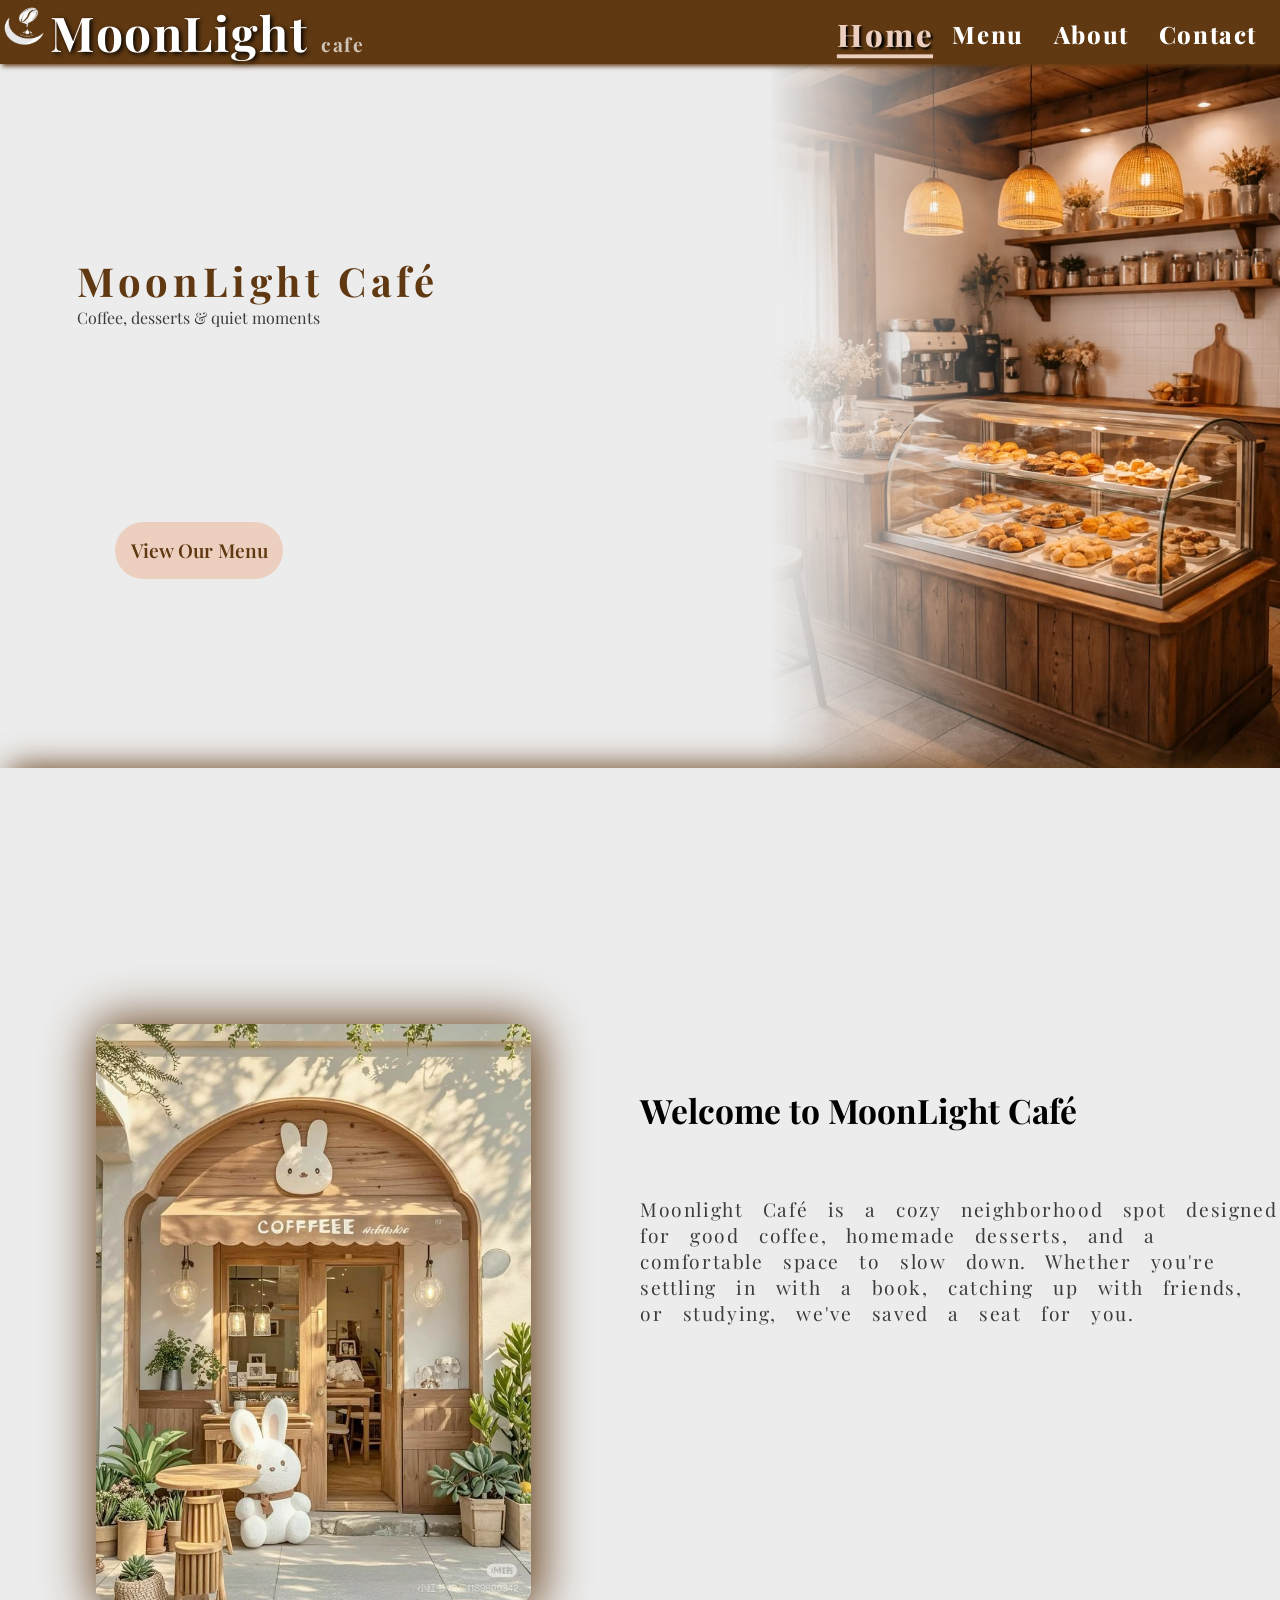
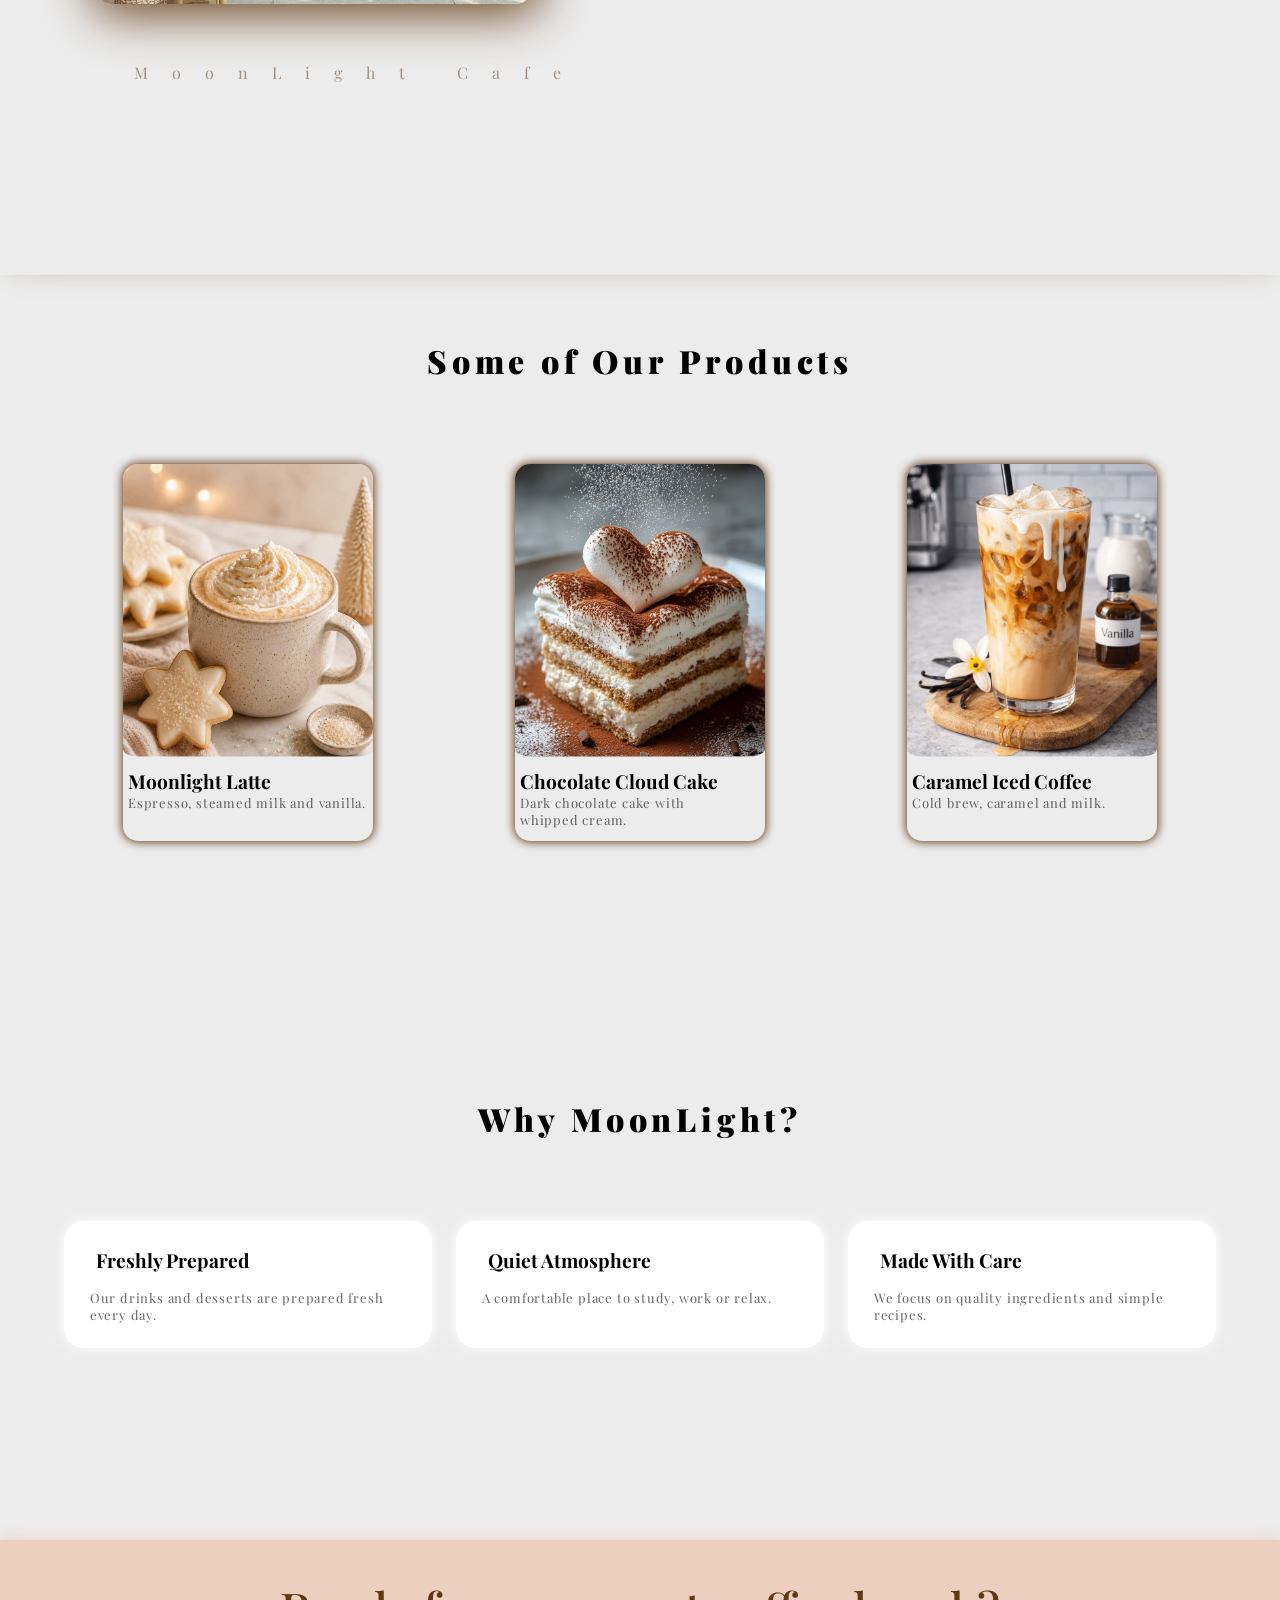
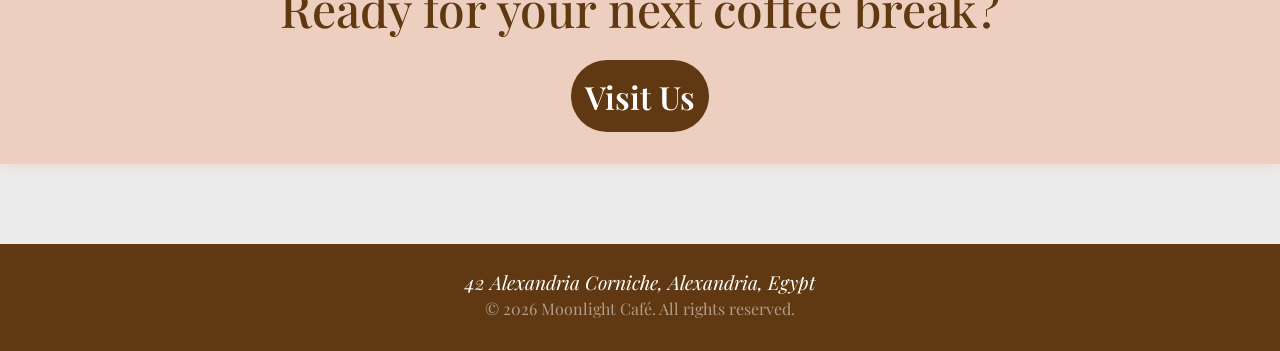
<file: index.html>
<!DOCTYPE html>
<html lang="en">
<head>
    <meta charset="UTF-8">
    <meta name="viewport" content="width=device-width, initial-scale=1.0">
    <title>MoonLight Cafe</title>
    <!-- Font importing -->
    <link rel="preconnect" href="https://fonts.googleapis.com">
    <link rel="preconnect" href="https://fonts.gstatic.com" crossorigin>
    <link href="https://fonts.googleapis.com/css2?family=Playfair+Display:ital,wght@0,400..900;1,400..900&display=swap" rel="stylesheet">
    
    <link rel="stylesheet" href="style.css">
</head>



<body>
    <header>
        <img src="img/logo_0.jpe" alt="moonlight cafe logo" width="50" height="50" class="logo_img">
        <h1 class="logo">MoonLight <span>cafe</span></h1>

        <nav>
            <ul>
                <li><a href="index.html" class="current">Home</a></li> 
                <li><a href="menu.html">Menu</a> </li>
                <li><a href="about.html">About</a> </li>
                <li><a href="contact.html">Contact</a></li>
            </ul>
        </nav>

    </header>

    <main>

        <section class="hero"> 
            <h2>MoonLight Café</h2>
            <p>Coffee, desserts & quiet moments</p>
            <div ><a href="menu.html" class="menu_button">View Our Menu</a></div>
            <img src="img/interior_3.jpe" alt="cafe interior" width="350" height="500" class="hero_img">

        </section>

        <section class="about">
            <figure class="side_img">
                <img src="img/cafe_2.jpe" alt="cafe exterior" width="350" height="500" >
                <figcaption>MoonLight Cafe</figcaption>
            </figure>
            <article>
                <h2>Welcome to MoonLight Café</h2>
                <p>
                    Moonlight Café is a cozy neighborhood spot designed for good coffee, homemade desserts, and a comfortable space to slow down. 
                    Whether you're settling in with a book, catching up with friends, or studying, we've saved a seat for you.
                </p>
            </article>
        </section>


        <section class="products">
            <h3>Some of Our Products</h3>
            <figure>
                <img src="img/latte.jpe" alt="Moonlight Latte" width="250" height="300">
                <figcaption>
                    <h4>Moonlight Latte</h4>
                    <p>Espresso, steamed milk and vanilla.</p>
                </figcaption>
            </figure>

            <figure>
                <img src="img/cake.jpe" alt="Chocolate Cloud Cake" width="250" height="300">
                <figcaption>
                    <h4>Chocolate Cloud Cake</h4>
                    <p>Dark chocolate cake with<br>whipped cream.</p>
                </figcaption>
            </figure>

            <figure>
                <img src="img/iced.jpe" alt="Caramel Iced Coffee" width="250" height="300">
                <figcaption>
                    <h4>Caramel Iced Coffee</h4>
                    <p>Cold brew, caramel and milk.</p>
                </figcaption>
            </figure>
        </section>

        <section class="choice">
            <h2>Why MoonLight?</h2>
            <article>
                <h3>Freshly Prepared</h3>
                <p>Our drinks and desserts are prepared fresh every day.</p>
            </article>

            <article>
                <h3>Quiet Atmosphere</h3>
                <p>A comfortable place to study, work or relax.</p>
            </article>

            <article>
                <h3>Made With Care</h3>
                <p>We focus on quality ingredients and simple recipes.</p>
            </article>
        </section>

    </main>

    <div class="CTA">
        
            <p>Ready for your next coffee break?</p>
            <div class="visit_button"><a href="contact.html" >Visit Us</a></div>
    </div>

    <footer>
        <address>42 Alexandria Corniche, Alexandria, Egypt</address>
        <p>© 2026 Moonlight Café. All rights reserved.</p>
    </footer>
</body>
</html>
</file>
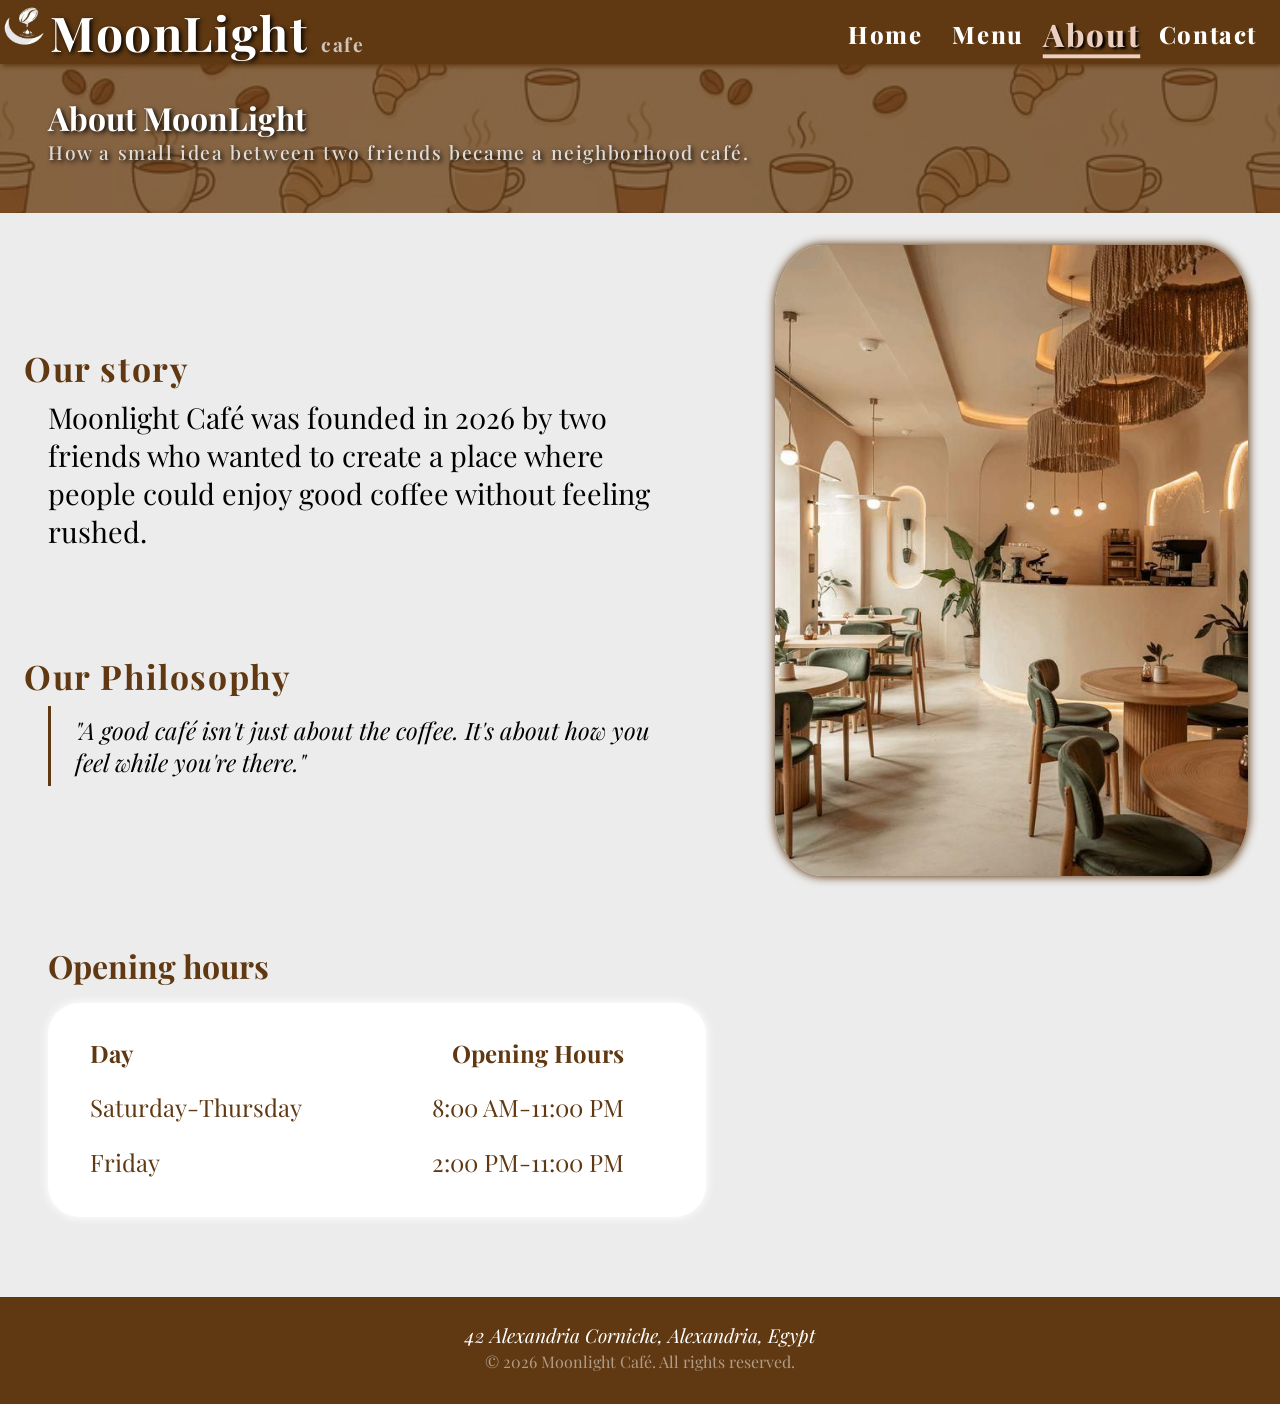
<file: about.html>
<!DOCTYPE html>
<html lang="en">
<head>
    <meta charset="UTF-8">
    <meta name="viewport" content="width=device-width, initial-scale=1.0">
    <title>MoonLight About</title>

        <!-- Font importing -->
    <link rel="preconnect" href="https://fonts.googleapis.com">
    <link rel="preconnect" href="https://fonts.gstatic.com" crossorigin>
    <link href="https://fonts.googleapis.com/css2?family=Playfair+Display:ital,wght@0,400..900;1,400..900&display=swap" rel="stylesheet">
    
    <link rel="stylesheet" href="style.css">
</head>


<body>

     <header>
        <img src="img/logo_0.jpe" alt="moonlight cafe logo" width="50" height="50" class="logo_img">
        <h1 class="logo">MoonLight <span>cafe</span></h1>

        <nav>
            <ul>
                <li><a href="index.html" >Home</a></li> 
                <li><a href="menu.html" >Menu</a> </li>
                <li><a href="about.html" class="current">About</a> </li>
                <li><a href="contact.html">Contact</a></li>
            </ul>
        </nav>

    </header>


    <main class="about_body">

        <section class="about_banner">
            <h2>About MoonLight</h2>
            <p>How a small idea between two friends became a neighborhood café.</p>
        </section>


        <section class="about_main">
            <section class="story">
                <h3>Our story</h3>
                <p>Moonlight Café was founded in 2026 by two friends who wanted to create a place where people could enjoy good coffee without feeling rushed.</p>
            </section>

            <section class="philosophy">
                <h3>Our Philosophy</h3>
                <blockquote class="quote">
                    "A good café isn't just about the coffee. It's about how you feel while you're there."
                </blockquote>
            </section>
            

            <figure>
                <img src="img/interior_1.jpe" alt="Cafe Photograph">
            </figure>

            <table>
                <caption>
                    Opening hours
                </caption>
                <thead>
                    <tr>
                        <th scope="col">Day</th>
                        <th scope="col">Opening Hours</th>
                    </tr>
                </thead>

                <tbody>
                    <tr>
                        <td>Saturday-Thursday</td>
                        <td>8:00 AM-11:00 PM</td>
                    </tr>

                    <tr>
                        <td>Friday</td>
                        <td>2:00 PM-11:00 PM</td>
                    </tr>

                </tbody>
            </table>

        </section>

    </main>

    <footer>
        <address>42 Alexandria Corniche, Alexandria, Egypt</address>
        <p>© 2026 Moonlight Café. All rights reserved.</p>
    </footer>


</body>
</html>
</file>
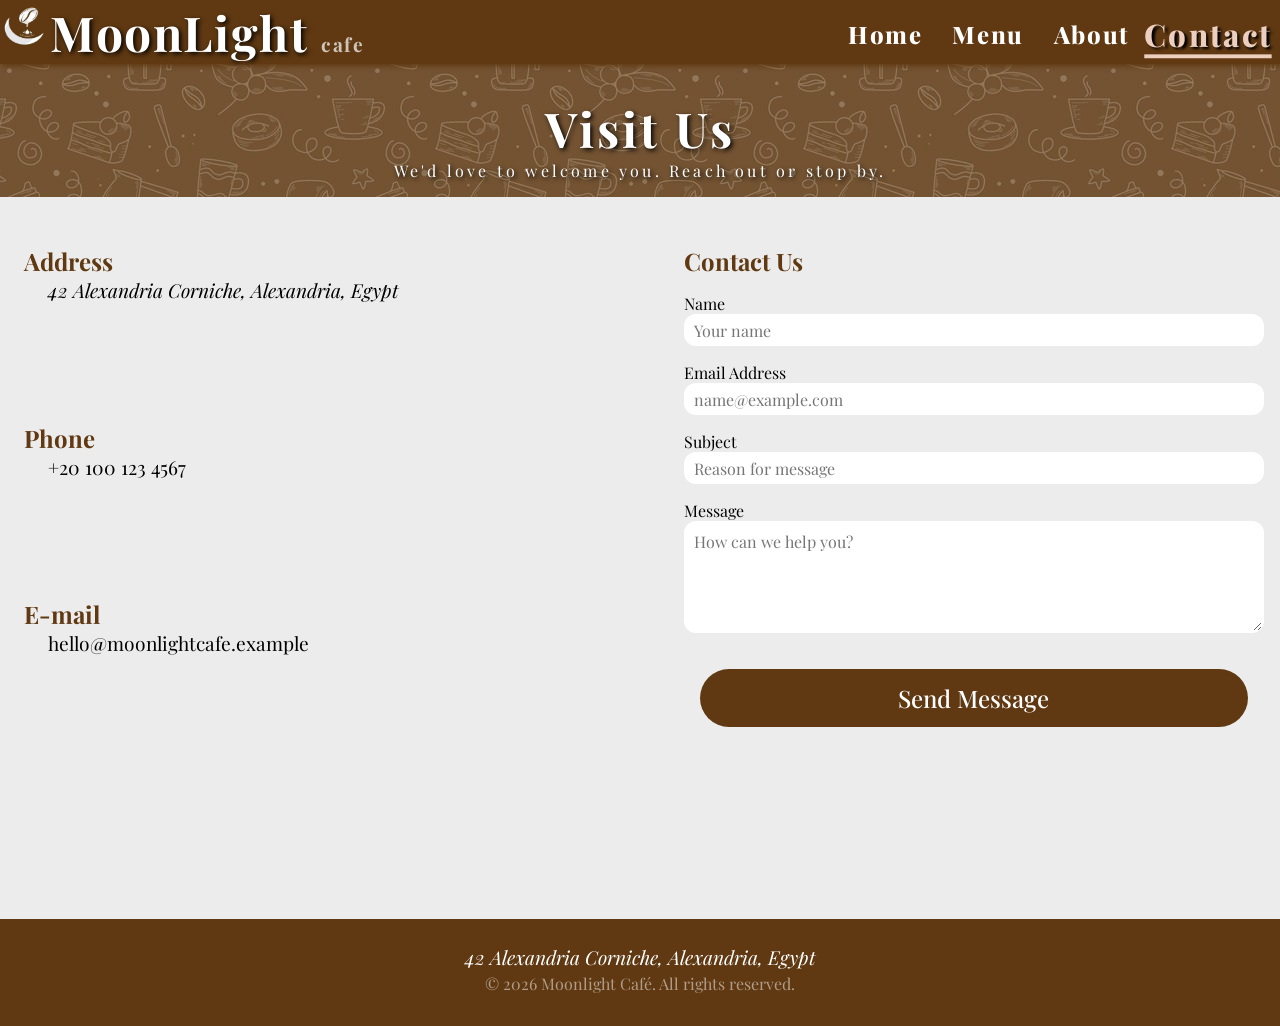
<file: contact.html>
<!DOCTYPE html>
<html lang="en">
<head>
    <meta charset="UTF-8">
    <meta name="viewport" content="width=device-width, initial-scale=1.0">
    <title>MoonLight Contact</title>

        <!-- Font importing -->
    <link rel="preconnect" href="https://fonts.googleapis.com">
    <link rel="preconnect" href="https://fonts.gstatic.com" crossorigin>
    <link href="https://fonts.googleapis.com/css2?family=Playfair+Display:ital,wght@0,400..900;1,400..900&display=swap" rel="stylesheet">
    
    <link rel="stylesheet" href="style.css">
</head>


<body>

     <header>
        <img src="img/logo_0.jpe" alt="moonlight cafe logo" width="50" height="50" class="logo_img">
        <h1 class="logo">MoonLight <span>cafe</span></h1>

        <nav>
            <ul>
                <li><a href="index.html" >Home</a></li> 
                <li><a href="menu.html" >Menu</a> </li>
                <li><a href="about.html">About</a> </li>
                <li><a href="contact.html" class="current">Contact</a></li>
            </ul>
        </nav>
    </header>

    <main class="contact_main">

        <section class="contact_banner">
            <h2>Visit Us</h2>
            <p>We'd love to welcome you. Reach out or stop by.</p>
        </section>

        <section class="GIT">

            <div class="address">
                <h3>Address</h3>
                <address>42 Alexandria Corniche, Alexandria, Egypt</address>
            </div>

            <div class="phone">
                <h3>Phone</h3>
                <a href="tel:+201001234567">+20 100 123 4567</a>
            </div>

            <div class="email">
                <h3>E-mail</h3>
                <a href="mailto:hello@moonlightcafe.example">hello@moonlightcafe.example</a>
            </div>

            <form action="#">
                <h3>Contact Us</h3>
                <div class="form_sec">
                    <label for="name">Name</label>
                    <input type="text" id="name" name="name" required placeholder="Your name">
                </div>

                <div class="form_sec">
                    <label for="email">Email Address</label>
                    <input type="email" id="email" name="email" required placeholder="name@example.com">
                </div>

                <div class="form_sec">
                    <label for="subject">Subject</label>
                    <input type="text" id="subject" name="subject" required placeholder="Reason for message">
                </div>

                <div class="form_sec">
                    <label for="message">Message</label>
                    <textarea id="message" name="message" rows="5" required placeholder="How can we help you?"></textarea>
                </div>                

                <button type="submit">Send Message</button>

            </form>
        </section>

    </main>




    <footer>
        <address>42 Alexandria Corniche, Alexandria, Egypt</address>
        <p>© 2026 Moonlight Café. All rights reserved.</p>
    </footer>


</body>
</html>
</file>
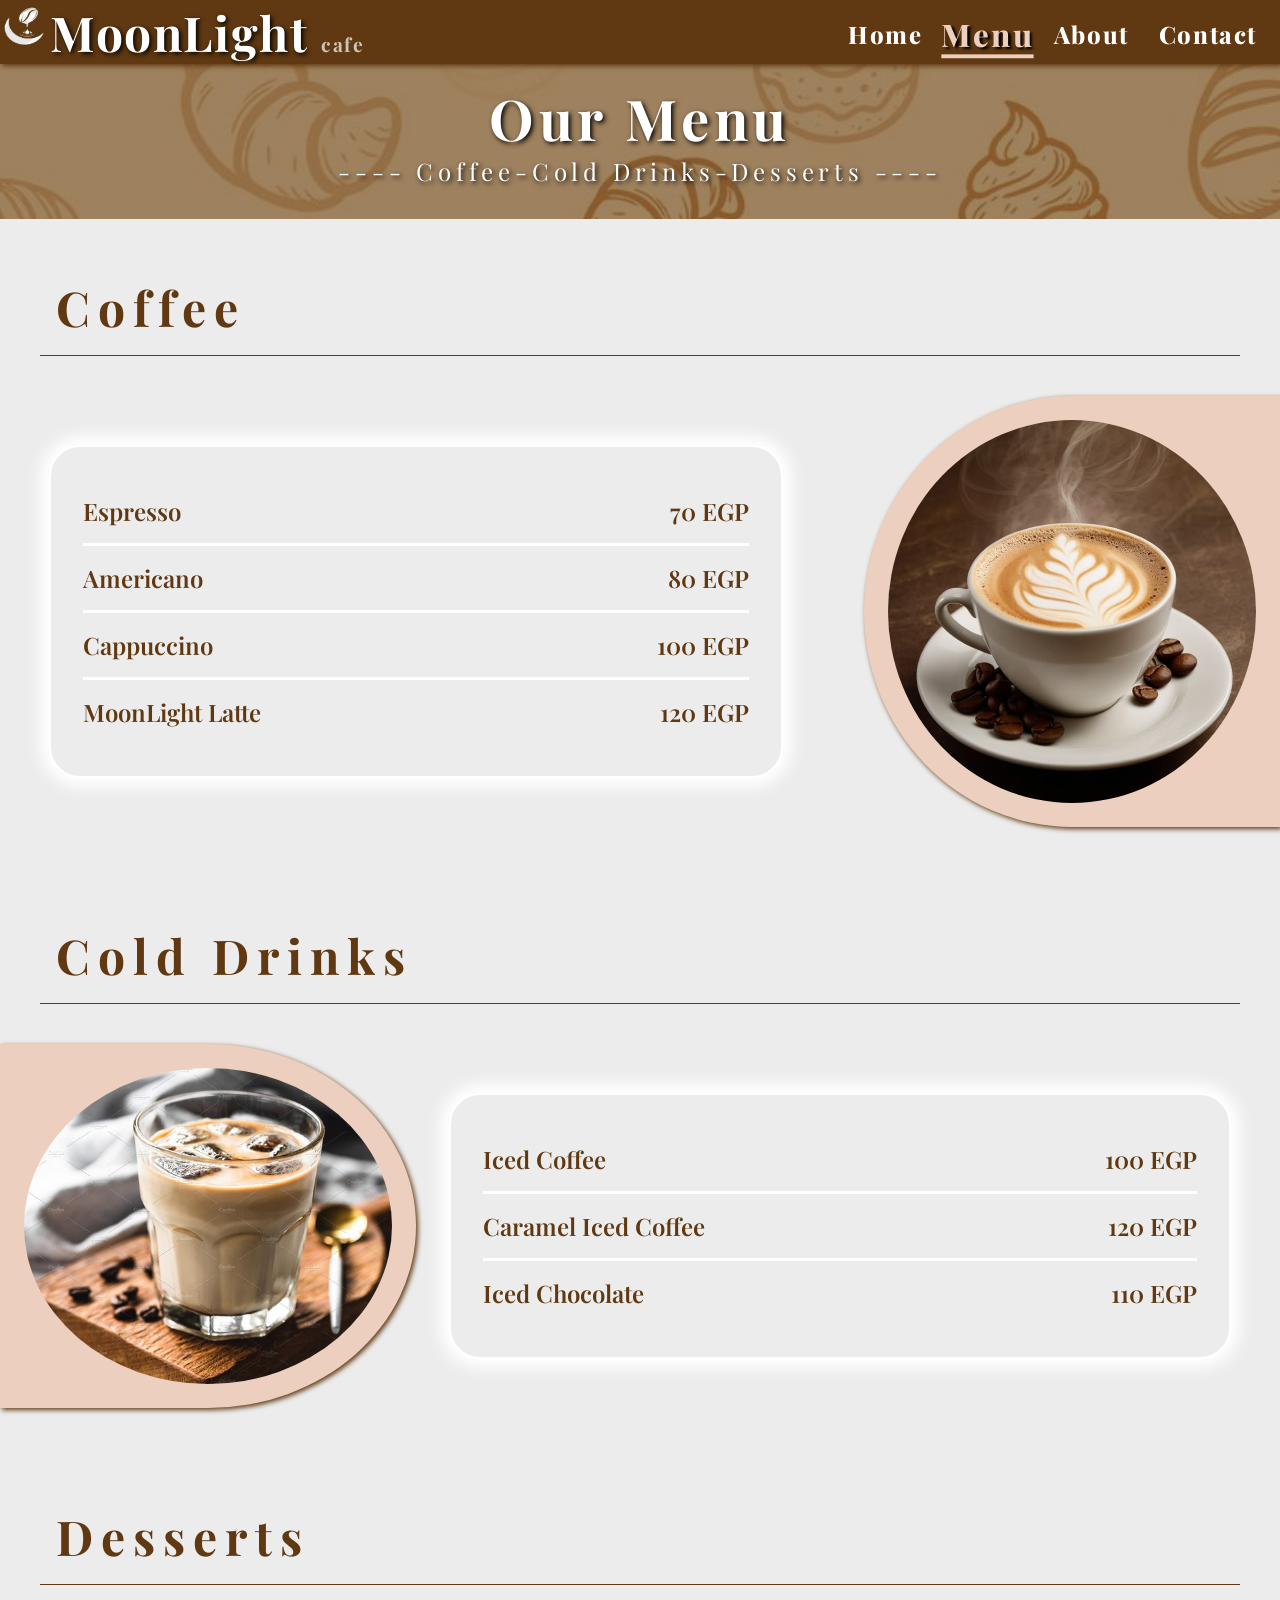
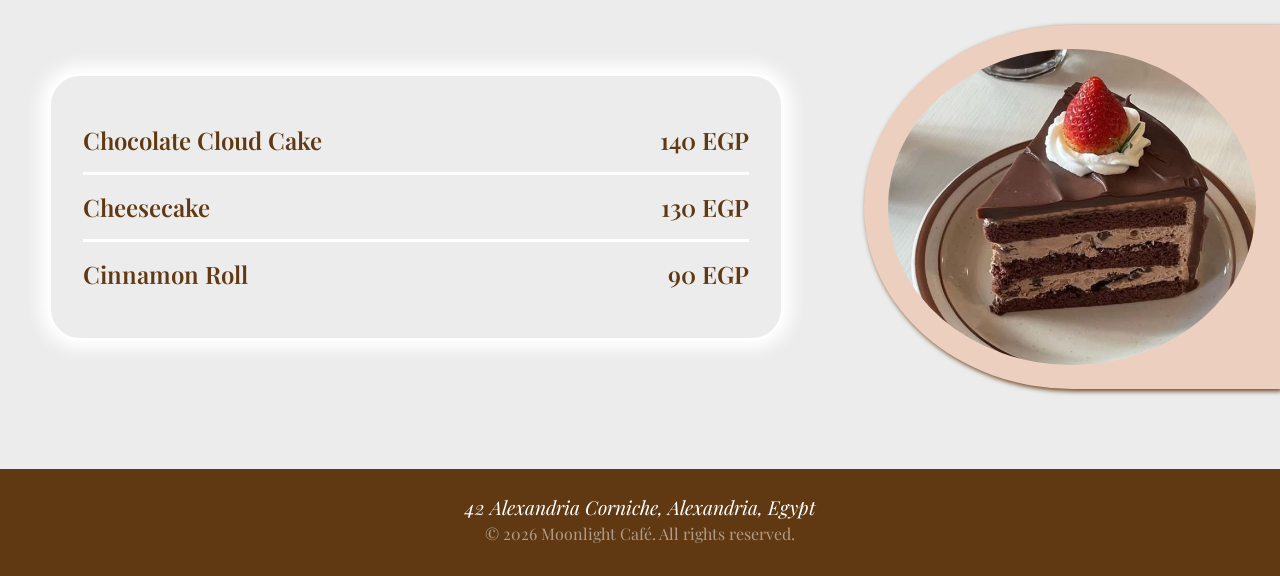
<file: menu.html>
<!DOCTYPE html>
<html lang="en">
<head>
    <meta charset="UTF-8">
    <meta name="viewport" content="width=device-width, initial-scale=1.0">
    <title>MoonLight Menu</title>

    <!-- Font importing -->
    <link rel="preconnect" href="https://fonts.googleapis.com">
    <link rel="preconnect" href="https://fonts.gstatic.com" crossorigin>
    <link href="https://fonts.googleapis.com/css2?family=Playfair+Display:ital,wght@0,400..900;1,400..900&display=swap" rel="stylesheet">
    
    <link rel="stylesheet" href="style.css">
</head>

<body>
    <header>
        <img src="img/logo_0.jpe" alt="moonlight cafe logo" width="50" height="50" class="logo_img">
        <h1 class="logo">MoonLight <span>cafe</span></h1>

        <nav>
            <ul>
                <li><a href="index.html" >Home</a></li> 
                <li><a href="menu.html" class="current">Menu</a> </li>
                <li><a href="about.html">About</a> </li>
                <li><a href="contact.html">Contact</a></li>
            </ul>
        </nav>

    </header>


    <section class="menu">
        <section class="banner">
            <h1>Our Menu</h1>
            <p>---- Coffee-Cold Drinks-Desserts ----</p>

        </section>


        <section class="content">
            <h2>Coffee</h2>
            <section class="sector">
            <div class="menu_section">
                <ol class="name">
                    <li>Espresso</li>
                    <li>Americano</li>
                    <li>Cappuccino</li>
                    <li>MoonLight Latte</li>
                </ol>

                <ol class="price">
                    <li>70 EGP</li>
                    <li>80 EGP</li>
                    <li>100 EGP</li>
                    <li>120 EGP</li>
                </ol>
                </div>
                <figure>
                    <img src="img/hot_coffee.jpe" alt="coffee">
                </figure>
            </section>


            <h2>Cold Drinks</h2>
            <section class="sector middle">
            <div class="menu_section">
                <ol class="name">
                    <li>Iced Coffee</li>
                    <li>Caramel Iced Coffee</li>
                    <li>Iced Chocolate</li>
                </ol>

                <ol class="price">
                    <li>100 EGP</li>
                    <li>120 EGP</li>
                    <li>110 EGP</li>
                </ol>
                </div>
                <figure>
                    <img src="img/ice_coffee_0.jpe" alt="Ice Coffee">
                </figure>
            </section>



            <h2>Desserts</h2>
            <section class="sector">
            <div class="menu_section">
                <ol class="name">
                    <li>Chocolate Cloud Cake</li>
                    <li>Cheesecake</li>
                    <li>Cinnamon Roll</li>
                </ol>

                <ol class="price">
                    <li>140 EGP</li>
                    <li>130 EGP</li>
                    <li>90 EGP</li>
                </ol>
                </div>
                <figure>
                    <img src="img/dessert_0.jpe" alt="desserts">
                </figure>
            </section>
            

        </section>


        
    </section>


    <footer>
        <address>42 Alexandria Corniche, Alexandria, Egypt</address>
        <p>© 2026 Moonlight Café. All rights reserved.</p>
    </footer>


</body>
</html>
</file>
<file: style.css>
:root{
    --FONT: "Playfair Display" ;
    --BG-COLOR: #ececec;
    --DARK-COLOR: #000000;
    --LIGHT-COLOR: #FFFFFF;
    --PRIMARY-COLOR: #eccfbf;
    --SEC-COLOR: #603912;

}

*{
    margin: 0;
    padding: 0;
    box-sizing: border-box;
    font-family: var(--FONT), serif;

}



header{
    background-color: var(--SEC-COLOR);
    display: grid;
    grid-auto-flow: column;
    grid-template-columns: 0.01fr 1fr ;
    text-align: left;
    justify-content: left;
    color: var(--LIGHT-COLOR);
    letter-spacing: 0.1rem;
    box-shadow: 2px 2px 5px var(--SEC-COLOR); 
    width: 100%; 
    top: 0;
    left: 0;
    position: fixed;
    z-index: 1;

}

header h1{
    text-shadow: 2px 2px 5px var(--DARK-COLOR);
    font-size: 3rem;

}

header span{
    font-size: 1.2rem;
    opacity: 70%;
    text-shadow: none;
}

nav{
    justify-content: center;
    text-align: center;
    font-weight: 800;
    font-size: 1.5rem;
    padding-right: 0.5rem;


}

nav ul{
    list-style: none;
    display: flex;
    padding-top: 4%;
}

nav a,
nav a:visited {
    display: inline-block;
    color: var(--LIGHT-COLOR);
    text-decoration: none;
    margin: 0px 15px 0px ;
    transition: 0.3s ease;
    border-bottom: 3px solid transparent;
}

nav a:hover, nav a:focus{
    
    text-shadow: 2px 2px 2px var(--DARK-COLOR);
    border-bottom: 1.5px solid ;
    transform: scale(1.2);
}


nav a:active{
    color: var(--PRIMARY-COLOR);
}

nav .current,
nav .current:visited{
    color: var(--PRIMARY-COLOR);
    text-shadow: 2px 2px 2px var(--DARK-COLOR);
    border-bottom: 3px solid var(--PRIMARY-COLOR);
    transform: scale(1.3);
}

body{
    background-color: var(--BG-COLOR);
}

.hero{
    display: grid;
    grid-template-columns: 0.6fr 0.4fr;
    grid-template-rows: 0.4fr 0.3fr 0.3fr;
    max-height: auto;
    min-height: auto;


}

.hero_img{
    grid-column-start:2 ;
    grid-row-start: 1;
    grid-row-end: 4;

    width: 100%;
    height: 100%;
    object-fit: cover;

    position: relative;
    z-index: -1;
    
    mask-image: linear-gradient(to right, transparent 0%, var(--BG-COLOR) 50%);
}

.hero h2{
    padding: 12% 0% 0% 10% ;
    font-size: 2.5rem;
    color: var(--SEC-COLOR);
    letter-spacing: 0.3rem;
    align-content: end;
}

.hero p{
    padding: 0% 0% 0% 10% ;
    opacity: 75%;
}

.menu_button{
    padding: 2%;
    margin:0% 0% 20% 15%;
    background-color: var(--PRIMARY-COLOR);
    width: fit-content;
    align-content: center;
    transition: 0.15s ease;
    border-radius: 2rem;
    height: 3rem;


    text-decoration: none;
    color: var(--SEC-COLOR);

    font-size: 1.2rem;
    font-weight: 600;
}


.menu_button:hover, .menu_button:focus{
    
    box-shadow: 2px 2px 5px var(--SEC-COLOR);  
    transform: scale(1.1);

}

.about{
    padding-top: 20%;
    padding-bottom: 15%;
    display: grid;
    grid-template-columns: 1fr 1fr;
    grid-template-rows: 1fr;
    box-shadow: 0px -10px 30px -10px  var(--SEC-COLOR);
    justify-content: left;
    
}

.about h2{
    font-size: 2.1rem;
    padding: 10% 0% 10% 0%;
}

.about p{
    font-size: 1.2rem;
    word-spacing: 0.8rem;
    letter-spacing: 0.1rem;
    opacity: 75%;
}

.side_img{
    padding-left: 15%;
    width: fit-content;
    align-self: center;
    justify-self: end;
}
.side_img img{
    width: 80%;
    height: 80%;
    border-radius: 15px;
    
    box-shadow: 3px 3px 50px 5px var(--SEC-COLOR);  
}

.side_img figcaption{
    opacity: 50%;
    letter-spacing: 1.5rem;
    color: var(--SEC-COLOR);
    padding-top: 10%;
    padding-left: 7%;
}

.products, .choice{
    padding: 5%;
    display: grid;
    grid-template-columns: repeat(3, minmax(0,1fr));
    grid-template-rows: auto auto;
    gap: 1.5rem;
    padding-bottom: 15%;
    

}

.products h3, .choice h2{
    grid-column-start: 1;
    grid-column-end: 4;
    grid-row: 1;
    text-align: center;
    font-size: 2rem;
    font-weight: 900;
    letter-spacing: 0.3rem;
    padding-bottom: 5%;

}

.products figure{
    justify-self: center;
    width: fit-content;
    border-radius: 15px;
    box-shadow: 0px 0px 10px 1px var(--SEC-COLOR);  
    min-width: 0px;

}

.products img{
    object-fit: cover;
    padding-bottom: 3%;
    border-radius: 15px;

    max-width: 100%;

}

.products figcaption, .choice h3{
    font-size: 1.2rem;
    padding-bottom: 5%;
    padding-left: 2%;
}

.products p, .choice p{
    font-size: small;
    opacity: 60%;
    letter-spacing: 0.05rem;
}

.choice article{
    padding: 7%;
    background-color: var(--LIGHT-COLOR);
    border-radius: 20px;
    
    box-shadow: 0px 0px 15px 0px var(--LIGHT-COLOR);  

}


.CTA{
    display: grid;
    grid-template-rows: 1fr 1fr;
    align-items: center;
    justify-content: center;
    color: var(--SEC-COLOR);
    background-color: var(--PRIMARY-COLOR);
    padding: 2rem;
    box-shadow: 0px 0px 15px 0px var(--PRIMARY-COLOR); 
    gap: 1rem;
    
}

.CTA p{
    text-align: center;
    font-size: 3rem;
    font-weight: 500;
}


.visit_button{
    padding: 2%;
    margin:  0% 5% 0% 5% ;
    border-radius: 2.5rem;
    background-color: var(--SEC-COLOR);
    width: fit-content;
    align-content: center;
    transition: 0.15s ease;
    justify-self: center;

}

.CTA a{
    text-decoration: none;
    color: var(--LIGHT-COLOR);
    padding: 0%;
    font-size: 2rem;
    font-weight: 600;
}


.visit_button:hover, .visit_button:focus,
form button:hover, form button:focus{
    
    box-shadow: 2px 2px 5px var(--SEC-COLOR);  
    transform: scale(1.05);
    transition: transform 0.15s ease, box-shadow 0.15s ease;

}

footer{

    padding-bottom: 2rem;
    font-size: 1rem;
    text-align: center;
    background-color: var(--SEC-COLOR);
    color: var(--LIGHT-COLOR);
    padding-top:0.5rem ;
    margin-top: 5rem;
}


footer address{
    border-top: 1px solid var(--SEC-COLOR);
    padding-top: 1rem;
    font-size: 1.2rem;
}

footer p{
    padding-top: 0.2rem;
    opacity: 50%;
}





/* ------------------------Menu Section----------------------------- */

.banner{
    padding-top: 3rem;
    font-size: 3rem;
    text-align: center;
    background-image: url("img/banner_0.jpe");
    background-size: cover;
    letter-spacing: 0.3rem;
}



.banner h1, .banner p{
    background-color: rgb(from var(--SEC-COLOR) r g b / 0.6);
    color: var(--LIGHT-COLOR);
    text-shadow: 2px 2px 5px var(--DARK-COLOR); 
}

.banner h1{
    padding-top: 2rem;
}

.banner p{
    font-size: 1.5rem;
    padding-bottom: 2rem;
}



.content h2{
    font-size: 3rem;
    margin: 2.5rem ;
    padding: 1rem;
    letter-spacing: 0.5rem;
    color: var(--SEC-COLOR);
    border-bottom: 0.1rem solid var(--SEC-COLOR);

}


.sector{
    display: grid;
    grid-template-columns: 1fr 0.5fr;
    justify-content: center;
    align-items: center;
    gap: 2rem;
    margin-bottom: 5rem;

    
}

.menu_section{
    display: grid;
    grid-template-columns: 1fr 1fr;
    justify-content: center;
    align-items: center;
    gap: 0px;
    align-items: stretch;

    border: 0.2rem solid var(--LIGHT-COLOR);
    border-radius: 2rem;
    margin: 3rem;
    padding: 1rem;
    box-shadow: 0px 0px 1rem 0.5rem var(--LIGHT-COLOR);  

}



.sector figure{
    border: 1rem solid var(--PRIMARY-COLOR);
    border-radius: 50% 0% 0% 50% ;
    background-color: var(--PRIMARY-COLOR);
    padding-right: 2rem;
    box-shadow: 2px 2px 5px var(--SEC-COLOR);  
    margin: 0px;
    height: 100%;
    min-width: 0;
    min-height: 0;
    overflow: hidden;
    display: flex;
    position: relative;
    
}

.sector figure img{
    position: absolute;
    top: 0;
    left: 0;
    width: 100%;
    height: 100%;
    padding: 0.5rem;
    object-fit: cover;
    border-radius: 50% ;
    display: block;
    
}

.sector ol{
    list-style-type: none;  
    padding: 1rem; 

}

.sector li{
    padding: 1rem;
    padding-left: 0px;
    padding-right: 0px;
    font-size: 1.5rem;
    color: var(--SEC-COLOR);
    font-weight: 600;
    border-bottom: 0.2rem solid var(--LIGHT-COLOR) ;
}

.sector li:last-child {
    border-bottom: none;
}

.sector .name {
    text-align: left;
    padding-right: 0px;
}

.sector .price{
    text-align: end;
    padding-left: 0px;
}


.middle{
    direction: rtl;
}

.middle > *{
    direction: ltr;
}

.middle figure{
    border-radius: 0% 50% 50% 0% ;
}

.middle .menu_section{
    margin-left: 0rem;
    margin-right: 3rem;
}




/* ------------------------About Section----------------------------- */

.about_banner{
    padding-top: 3rem;
    background-image: url(img/banner_2.jpe);
    background-size: cover;
}

.about_banner h2{
    background-color: rgb(from var(--SEC-COLOR) r g b / 0.75);
    padding: 3rem;
    padding-bottom: 0%;
    color: var(--LIGHT-COLOR);
    text-shadow: 2px 2px 5px var(--DARK-COLOR); 
    font-size: 2rem;    
}

.about_banner p{
    background-color: rgb(from var(--SEC-COLOR) r g b / 0.75);
    padding: 3rem;
    padding-top: 0%;
    color:rgb(from var(--LIGHT-COLOR) r g b / 0.8);
    text-shadow: 2px 2px 5px var(--DARK-COLOR);   
    font-weight: 500;
    font-size: 1.2rem;
    letter-spacing: 0.1rem;
}

.about_main{
    display: grid;
    grid-template-areas: 
    "st photo"
    "ph photo"
    "hr hr";

    gap: 2rem;
}

.story{
    grid-area: st;
    font-size: 1.8rem;
    padding: 1rem;
    align-content: end;
}

.story h3,
.philosophy h3{
    color: var(--SEC-COLOR);
    padding: 0.5rem;
    letter-spacing: 0.1rem;
}

.story p{
    padding: 2rem;
    padding-top: 0%;
}

.quote{
    font-style: italic;
    font-size: 1.5rem;
    padding: 0.5rem 1.5rem ;
    margin-left: 2rem;
    border-left: 3px solid var(--SEC-COLOR);
}

.philosophy{
    grid-area: ph;
    font-size: 1.8rem;
    padding: 1rem;
    align-content: start;
}

.about_main figure{
    grid-area: photo;
    justify-items: center;
    align-content: center;
    padding: 2rem;

}

.about_main figure img{
    border-radius: 10%;
    object-fit: cover;
    width: min(100%,500px);
    height: auto;
    box-shadow: 0px 0px 10px 1px var(--SEC-COLOR);  
}

.about_main table{
    grid-area: hr;
    background-color: var(--LIGHT-COLOR);
    box-shadow: 0px 0px 10px 1px var(--LIGHT-COLOR);  
    font-size: 1.5rem;
    padding: 2rem;
    padding-top: 1rem;
    color: var(--SEC-COLOR);
    width: fit-content;
    margin-left: 3rem;
    border-radius: 2rem;
    
}

table caption{
    text-align: left;
    font-size: 2rem;
    font-weight: 700;
    padding-bottom: 1rem;
}

table td,
table th{
    text-align: right;
    padding: 3rem;
    padding-top: 1rem;
    padding-bottom: 0.3rem;
}

table th:nth-child(1), 
table td:nth-child(1) {
    text-align: left;
    padding-left: 0.5rem;
    padding-right: 5rem;
}


/* ------------------------Contact Section----------------------------- */

.contact_banner{
    padding-top: 3rem;
    background-color: var(--LIGHT-COLOR);
    text-align: center;
    color: var(--LIGHT-COLOR);
    background-image: url(img/banner_1.jpe);
}

.contact_banner h2,
.contact_banner p{
    padding-top: 3rem;
    font-size: 3rem;
    letter-spacing: 0.2rem;
    background-color: rgb(from var(--SEC-COLOR) r g b / 0.6);
    text-shadow: 2px 2px 5px var(--DARK-COLOR);
}

.contact_banner p{
    font-size: 1rem;
    padding-top: 0%;
    padding-bottom: 1rem;
}

.GIT{
    display: grid;
    grid-template-areas: 
    "ad fr"
    "phone fr"
    "mail fr";
    margin-top: 2rem;
    margin-bottom: 10rem;
}

.address{
    grid-area: ad;
    padding: 1rem;
}

.phone{
    grid-area: phone;
    padding: 1rem;
}

.email{
    grid-area: mail;
    padding: 1rem;
}

.phone h3,
.email h3,
.address h3{
    color: var(--SEC-COLOR);
    padding-left: 0.5rem;
    font-size: 1.5rem;
}

.phone a,
.email a,
.address address{
    text-decoration: none;
    color: var(--DARK-COLOR);
    padding-left: 2rem;
    font-size: 1.2rem;
    transition: 150ms ease;
    display: inline-block;
}


.phone a:hover, .phone a:focus, 
.email a:hover, .email a:focus{
    color: var(--SEC-COLOR);
    transform: scale(1.05);
    transition: transform 0.15s ease;
}

form button{
    margin: 1rem;
    border: none;
    border-radius: 2rem;
    padding: 0.8rem 2rem;
    background-color: var(--SEC-COLOR);
    color: var(--LIGHT-COLOR);
    font-size: 1.5rem;
    font-weight: 500;
}


form{
    padding: 1rem;
    grid-area: fr;
    display: flex;
    flex-direction: column;
    gap: 1rem;
}

form h3{
    color: var(--SEC-COLOR);
    font-size: 1.5rem;
}

form input,
form textarea{
    box-sizing: border-box;
    flex-grow: 1;
    min-width: 0;
    width: 100%;
    height: 2rem;
    font: inherit;
    padding: 0.5rem;
    border-radius: 0.75rem;
    border: 2px solid var(--LIGHT-COLOR);
    background-color: var(--LIGHT-COLOR);
    transition: 150ms ease;

}

form textarea{
    height: 7rem;
}

form input:hover, form input:focus,
form textarea:hover, form textarea:focus{
    border-color: var(--PRIMARY-COLOR) ;
}

form input:focus,
form textarea:focus{
    outline: none;
    border-color: var(--SEC-COLOR);
}




/* ------------------------Phone View----------------------------- */

@media screen and (max-width: 768px) {

header{
    grid-template-areas: 
    "img logo"
    "nav nav";
}

header h1{
    grid-area: logo;
    font-size: 2rem;
}

header nav{
    grid-area: nav;
    align-items: center;
    justify-content: center;
}

nav ul{
    padding: 1%;
    gap: 1rem;
    font-size: 2.8vw;

}

.hero{
    grid-template-columns: 1fr 1fr;
    grid-template-rows: 2fr 1fr 2fr;
    padding-top: 3.8rem;

}

.hero_img{
    grid-column-start:2 ;
    grid-row-start: 1;
    grid-row-end: 4;

    width: 100%;
    height: 100%;
    object-fit: cover;

    
    mask-image: linear-gradient(to right, transparent 0%, var(--BG-COLOR) 50%);
}

.hero h2{
    padding: 5% 0% 0% 5% ; 
    font-size: 1.5rem;
    letter-spacing: 0.1rem;
}

.hero p{
    font-size: 0.7rem;
}


.menu_button{
    border-radius: 35px;
    height: 2rem;
    font-size: 0.9rem;

}


.about{
    display: flex;
    flex-wrap: wrap;
    flex-direction: column-reverse;
}


.about h2{
    font-size: 1.7rem;
    text-align: center;
}

.about p{
    font-size: 1rem;
    word-spacing: 0.4rem;
    letter-spacing: 0.1rem;
    padding-bottom: 20%;
    text-align: center;
}



.side_img figcaption{
    letter-spacing: 0.5rem;
}



.products, .choice{
    padding: 5%;
    display: flex;
    flex-wrap: wrap;
    flex-direction: column;
    gap: 3rem;
    padding-bottom: 15%;
    justify-content: center;
    align-items: center;

}

.products h3, .choice h2 {
    flex-grow: 1;
    flex-shrink: 1;
    flex-basis: 100%;

    text-align: left;
    font-size: 1.5rem;
    letter-spacing: 0.1rem;
}

.choice article{
    padding: 2%;
    display: grid;
    grid-template-columns: 250px;
    grid-template-rows: 1fr 1fr;
    width: 100%;
    max-width: 400px;
}

.choice article p,
.choice article h3 {
    padding: 0%;
    display: inline-block;
}

.CTA{
    font-size: 0.9rem;
    padding: 1rem;
}

.CTA p{
    font-size: 1rem;
    padding: 0%;
    margin: 0%;
}

.CTA a{
    font-size: 0.9rem;
}

footer{
    
    padding-top: 0.5rem;
    padding-bottom: 1rem;
    font-size: 0.6rem;
    margin-top: 3rem;
}

footer address{
    font-size: 0.7rem;
}
 

/* ------------------------Menu Section----------------------------- */

.banner{
    padding-top: 4.5rem;
}
.banner h1{
    font-size: 2.5rem;
    letter-spacing: normal;

}

.banner p{
    font-size: 1rem;
    letter-spacing: normal;
}

.content h2{
    font-size: 1.5rem;
    margin: 1rem ;
    padding: 0.5rem;
    letter-spacing: 0rem;
}

.sector{
    display: flex;
    flex-direction: column-reverse;
    gap: 1rem;
    margin-bottom: 2.5rem;    
}

.menu_section{
    margin: 1rem;
    padding: 0.5rem;
    flex-grow: 1;
    flex-shrink: 1;
}

.sector figure{
    border: 0.5rem solid var(--PRIMARY-COLOR);
    border-radius: 50% ;
    padding-right: 0rem;
    width: 50%;
    margin-top: 1rem;
    aspect-ratio: 1 / 1;
}

.sector figure img,
.middle figure img{
    position: unset;
}

.sector li{
    padding: 0.5rem;
    padding-left: 0px;
    padding-right: 0px;
    font-size: 3.6vw;
}

.middle figure{
    border-radius: 50% ;
}

.middle .menu_section{
    margin-right: 0rem;
}




/* ------------------------About Section----------------------------- */

.about_banner h2{
    padding-top: 3.5rem;
    font-size: 1.5rem;    
}

.about_banner p{
    font-size: 1rem;
}

.about_main{
    display: flex;
    flex-direction: column;
    gap: 0.5rem;
}

.story{
    font-size: 1.2rem;
    padding: 0.7rem;
}

.story p{
    padding: 1rem;
    font-size: 1rem;
    padding-top: 0rem;
    padding-bottom: 0%;
}

.quote{
    font-size: 1rem;
    padding: 0.5rem 1rem ;
}

.philosophy{
    font-size: 1.2rem;
}


.about_main table{
    font-size: 1rem;
    padding: 1rem;
    padding-top: 0.2rem;
    margin: 1rem;
}

table caption{
    text-align: left;
    font-size: 1.5rem;
    font-weight: 700;
    padding-bottom: 0.5rem;
}

table td,
table th{
    padding: 0.5rem 1.5rem 0.1rem 0rem;
    font-size: 1rem;
}

table th:nth-child(1), 
table td:nth-child(1) {
    padding-left: 0.2rem;
    padding-right: 1rem;
}


/* ------------------------Contact Section----------------------------- */
.contact_banner h2,
.contact_banner p{
    font-size: 1.5rem;
    letter-spacing: 0.1rem;
}

.contact_banner p{
    font-size: 0.7rem;
}

.GIT{
    display: flex;
    flex-direction: column;
    margin-top: 1rem;
    margin-bottom: 5rem;
}

.address,
.phone,
.email{
    padding: 0.5rem;
}


.phone a,
.email a,
.address address{
    padding-left: 1.5rem;
    font-size: 1rem;
}


form button{
    font-size: 1.25rem;
}



form h3{
    padding-top:1rem ;
    border-top: 3px solid var(--LIGHT-COLOR);
}




}
</file>
